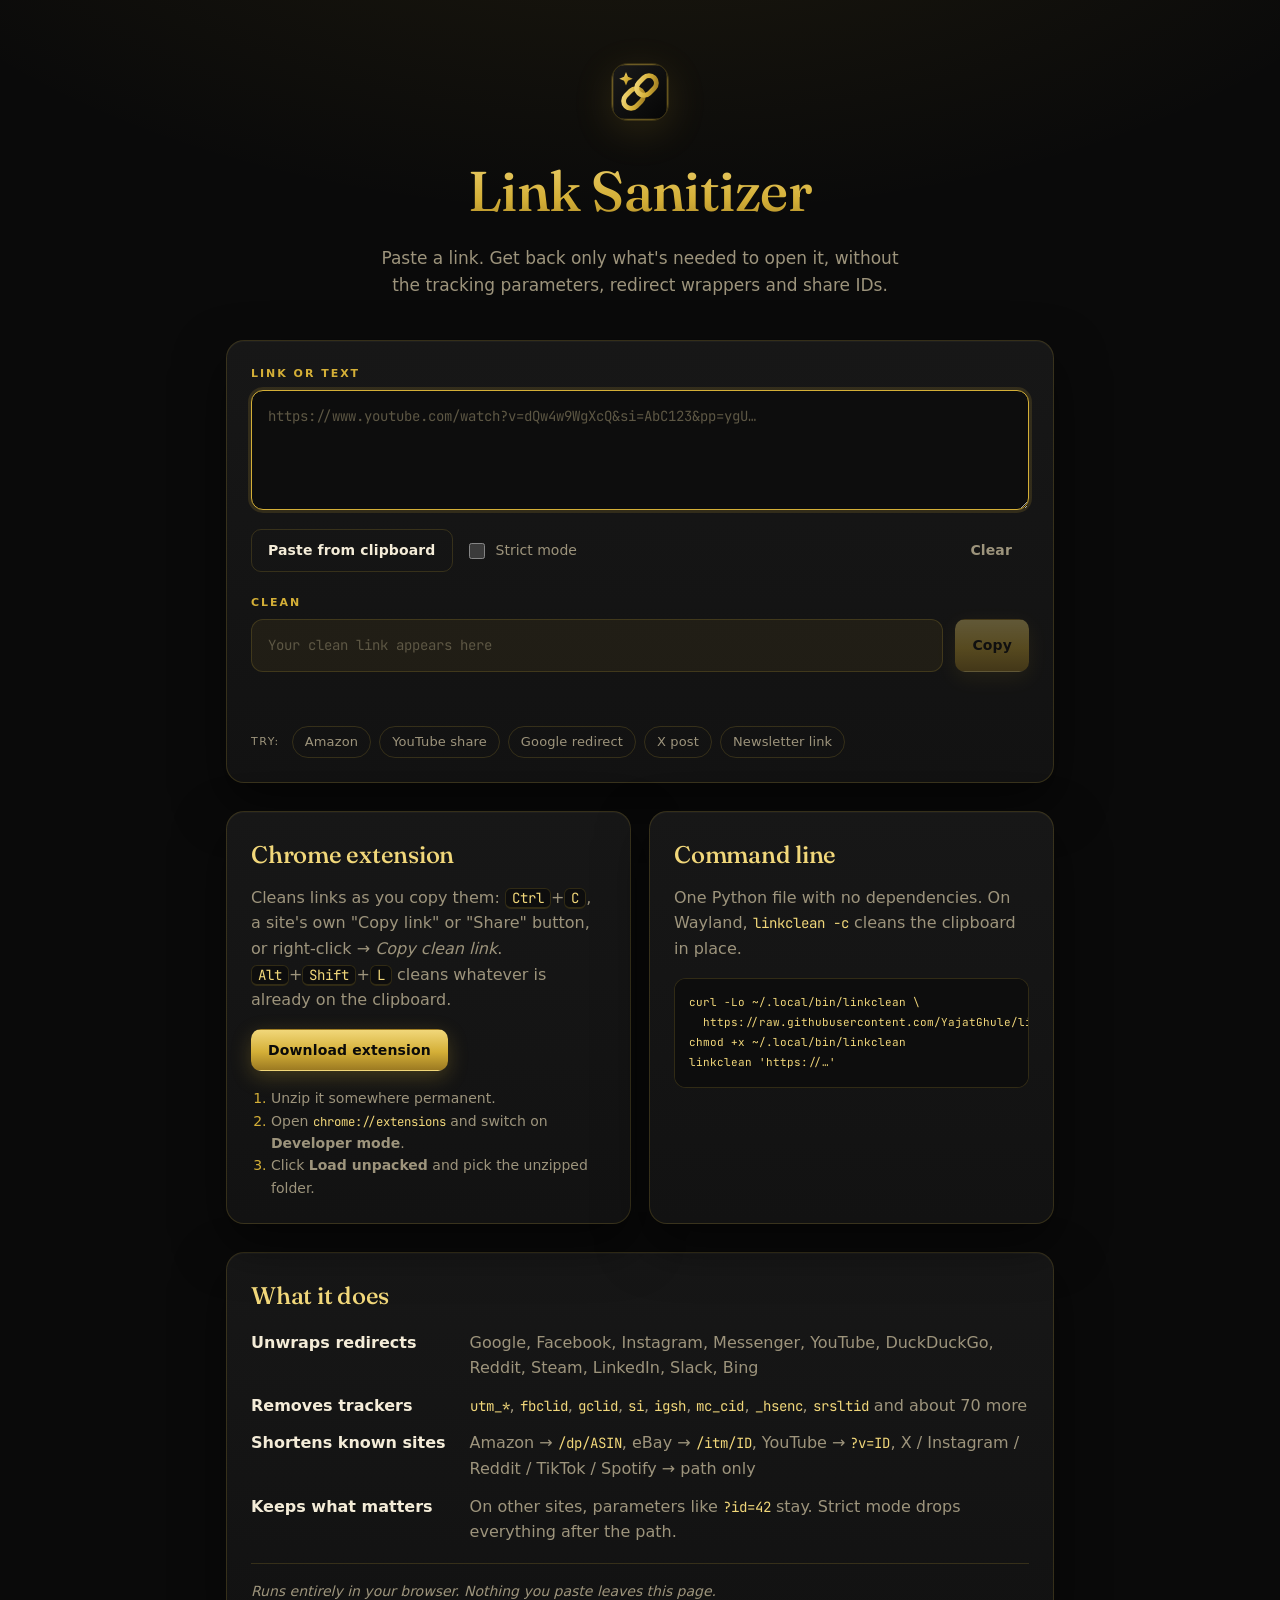
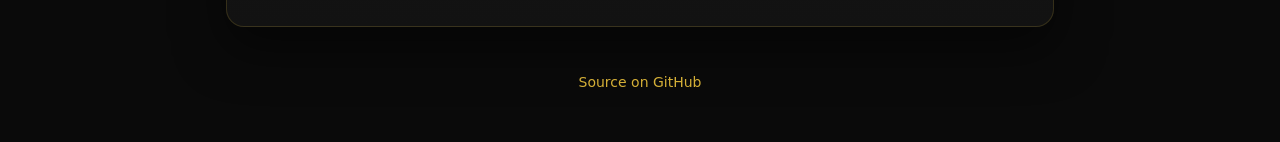
<file: index.html>
<!doctype html>
<html lang="en">
<head>
<meta charset="utf-8">
<meta name="viewport" content="width=device-width, initial-scale=1">
<title>Link Sanitizer</title>
<meta name="description" content="Paste a link, get the bare-minimum URL. Strips tracking parameters and unwraps redirects, entirely in your browser.">
<link rel="icon" href="favicon.svg" type="image/svg+xml">
<link rel="preconnect" href="https://fonts.googleapis.com">
<link rel="preconnect" href="https://fonts.gstatic.com" crossorigin>
<link href="https://fonts.googleapis.com/css2?family=Fraunces:opsz,wght@9..144,600&family=JetBrains+Mono:wght@400;600&display=swap" rel="stylesheet">
<link rel="stylesheet" href="site.css">
</head>
<body>
<main>
  <header class="hero">
    <img src="favicon.svg" alt="" width="56" height="56">
    <h1>Link Sanitizer</h1>
    <p>Paste a link. Get back only what's needed to open it, without the tracking parameters, redirect wrappers and share IDs.</p>
  </header>

  <section class="tool" aria-label="Clean a link">
    <div class="field">
      <label for="input">Link or text</label>
      <textarea id="input" rows="4" spellcheck="false" autofocus
        placeholder="https://www.youtube.com/watch?v=dQw4w9WgXcQ&si=AbC123&pp=ygU…"></textarea>
      <div class="row">
        <button id="paste" type="button">Paste from clipboard</button>
        <label class="check"><input type="checkbox" id="strict"> Strict mode</label>
        <button id="clear" type="button" class="ghost">Clear</button>
      </div>
    </div>

    <div class="field">
      <label for="output">Clean</label>
      <div class="output-wrap">
        <output id="output" class="output" aria-live="polite"></output>
        <button id="copy" type="button" class="primary">Copy</button>
      </div>
      <p id="stat" class="stat" aria-live="polite"></p>
      <ul id="removed" class="removed" aria-label="What was removed"></ul>
    </div>

    <div class="examples">
      <span>Try:</span>
      <button type="button" data-ex="https://www.amazon.com/Kindle-Paperwhite-Storage-Adjustable-Temperature/dp/B08KTZ8249/ref=sr_1_3?crid=2X1Y&keywords=kindle&qid=1697&sprefix=kin%2Caps&sr=8-3">Amazon</button>
      <button type="button" data-ex="https://youtu.be/dQw4w9WgXcQ?si=Xyz123AbC&t=43">YouTube share</button>
      <button type="button" data-ex="https://www.google.com/url?sa=t&rct=j&q=&esrc=s&source=web&cd=&url=https%3A%2F%2Fwiki.archlinux.org%2Ftitle%2FHyprland%3Futm_source%3Dgoogle&usg=AOvVaw0">Google redirect</button>
      <button type="button" data-ex="https://x.com/archlinux/status/1712345678901234567?s=46&t=Qz8kL2mN">X post</button>
      <button type="button" data-ex="https://example.com/article?id=42&utm_source=newsletter&utm_medium=email&fbclid=IwAR3x&gclid=Cj0K#comments">Newsletter link</button>
    </div>
  </section>

  <section class="get">
    <article>
      <h2>Chrome extension</h2>
      <p>Cleans links as you copy them: <kbd>Ctrl</kbd>+<kbd>C</kbd>, a site's own "Copy link" or "Share" button, or right-click → <em>Copy clean link</em>. <kbd>Alt</kbd>+<kbd>Shift</kbd>+<kbd>L</kbd> cleans whatever is already on the clipboard.</p>
      <a class="btn primary" href="https://github.com/YajatGhule/link-sanitizer/releases/latest/download/link-sanitizer-extension.zip">Download extension</a>
      <ol>
        <li>Unzip it somewhere permanent.</li>
        <li>Open <code>chrome://extensions</code> and switch on <b>Developer mode</b>.</li>
        <li>Click <b>Load unpacked</b> and pick the unzipped folder.</li>
      </ol>
    </article>
    <article>
      <h2>Command line</h2>
      <p>One Python file with no dependencies. On Wayland, <code>linkclean -c</code> cleans the clipboard in place.</p>
      <pre><code>curl -Lo ~/.local/bin/linkclean \
  https://raw.githubusercontent.com/YajatGhule/link-sanitizer/main/linkclean.py
chmod +x ~/.local/bin/linkclean
linkclean 'https://…'</code></pre>
    </article>
  </section>

  <section class="what">
    <h2>What it does</h2>
    <dl>
      <dt>Unwraps redirects</dt><dd>Google, Facebook, Instagram, Messenger, YouTube, DuckDuckGo, Reddit, Steam, LinkedIn, Slack, Bing</dd>
      <dt>Removes trackers</dt><dd><code>utm_*</code>, <code>fbclid</code>, <code>gclid</code>, <code>si</code>, <code>igsh</code>, <code>mc_cid</code>, <code>_hsenc</code>, <code>srsltid</code> and about 70 more</dd>
      <dt>Shortens known sites</dt><dd>Amazon → <code>/dp/ASIN</code>, eBay → <code>/itm/ID</code>, YouTube → <code>?v=ID</code>, X / Instagram / Reddit / TikTok / Spotify → path only</dd>
      <dt>Keeps what matters</dt><dd>On other sites, parameters like <code>?id=42</code> stay. Strict mode drops everything after the path.</dd>
    </dl>
    <p class="privacy">Runs entirely in your browser. Nothing you paste leaves this page.</p>
  </section>
</main>
<footer>
  <a href="https://github.com/YajatGhule/link-sanitizer">Source on GitHub</a>
</footer>
<script src="extension/linkclean.js"></script>
<script src="site.js"></script>
</body>
</html>
</file>
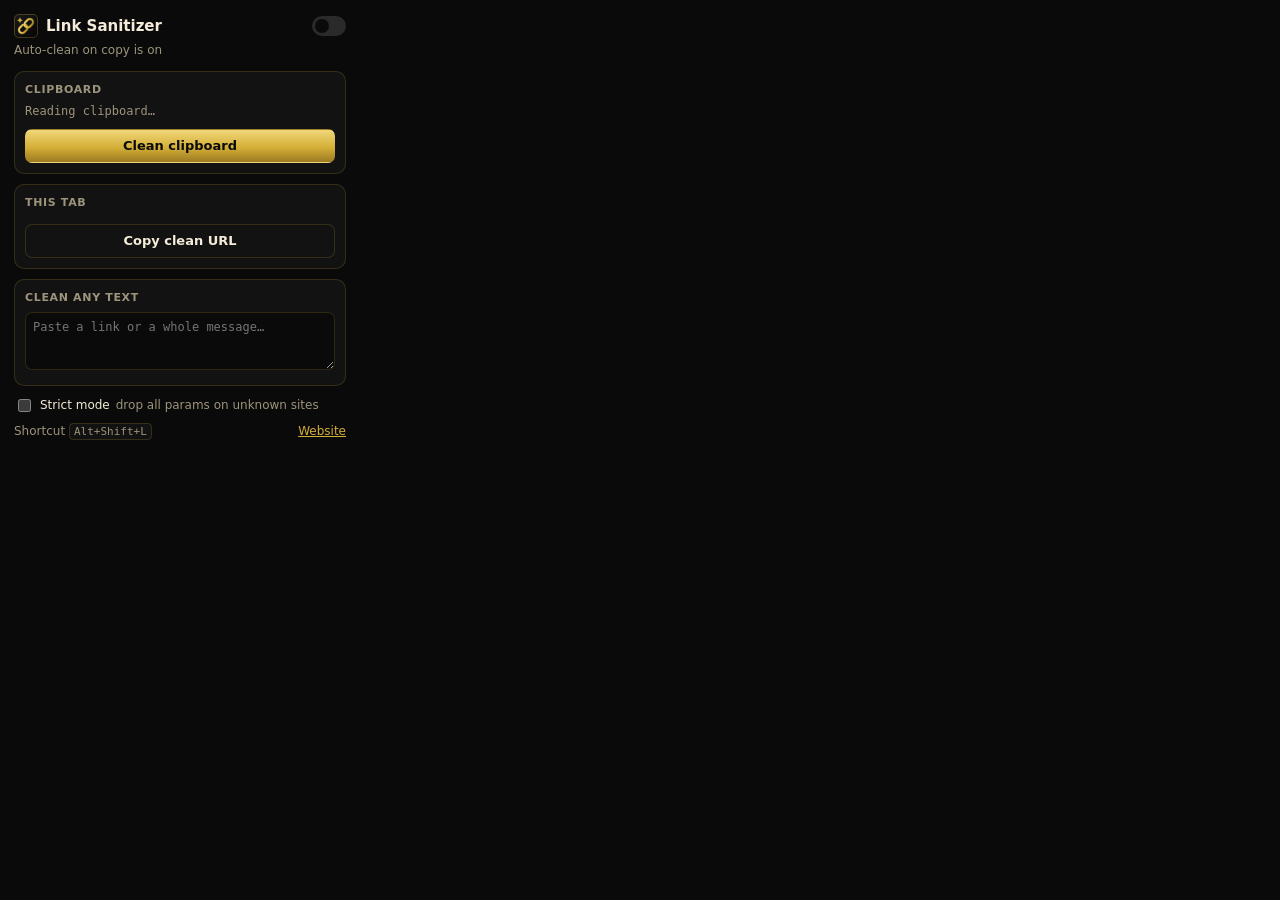
<file: extension/popup.html>
<!doctype html>
<html>
<head>
<meta charset="utf-8">
<link rel="stylesheet" href="popup.css">
</head>
<body>
  <header>
    <img src="icons/32.png" alt="" width="24" height="24">
    <h1>Link Sanitizer</h1>
    <label class="switch" title="Clean links automatically when you copy">
      <input type="checkbox" id="autoClean"><span></span>
    </label>
  </header>
  <p class="status" id="status">Auto-clean on copy is on</p>

  <section>
    <h2>Clipboard</h2>
    <div class="diff" id="clipDiff"><div class="empty">Reading clipboard…</div></div>
    <button id="cleanClip" class="primary">Clean clipboard</button>
  </section>

  <section>
    <h2>This tab</h2>
    <div class="diff" id="tabDiff"></div>
    <button id="copyTab">Copy clean URL</button>
  </section>

  <section>
    <h2>Clean any text</h2>
    <textarea id="input" rows="3" placeholder="Paste a link or a whole message…" spellcheck="false"></textarea>
    <div class="diff" id="inputDiff" hidden></div>
    <button id="copyInput" hidden>Copy cleaned text</button>
  </section>

  <footer>
    <label class="check"><input type="checkbox" id="strict"> Strict mode <span class="hint">drop all params on unknown sites</span></label>
    <div class="links">
      <span>Shortcut <kbd id="shortcut">Alt+Shift+L</kbd></span>
      <a href="https://yajatghule.github.io/link-sanitizer/" target="_blank">Website</a>
    </div>
  </footer>
  <script src="linkclean.js"></script>
  <script src="popup.js"></script>
</body>
</html>
</file>
<file: site.css>
:root {
  --bg: #0a0a0a;
  --card: #121212;
  --card-2: #171717;
  --ink: #f4ecd8;
  --muted: #9d947c;
  --faint: #5d5744;
  --line: rgb(212 175 55 / .18);
  --gold: #d4af37;
  --gold-hi: #f1d77a;
  --gold-lo: #9c7a22;
  --gold-ink: #0a0a0a;
  --bad: #d9826f;
  --bad-bg: rgb(217 130 111 / .10);
  --good-bg: rgb(212 175 55 / .07);
  --mono: "JetBrains Mono", ui-monospace, monospace;
  color-scheme: dark;
}
* { box-sizing: border-box; }
body {
  margin: 0; color: var(--ink); min-height: 100vh;
  background:
    radial-gradient(1200px 600px at 50% -200px, rgb(212 175 55 / .10), transparent 70%),
    var(--bg);
  font: 16px/1.6 system-ui, -apple-system, "Segoe UI", sans-serif;
  -webkit-font-smoothing: antialiased;
}
main { max-width: 860px; margin: 0 auto; padding: 64px 16px 24px; }
h1, h2 { font-family: Fraunces, Georgia, serif; font-weight: 600; letter-spacing: -.01em; }
::selection { background: var(--gold); color: var(--gold-ink); }

.hero { text-align: center; margin-bottom: 40px; }
.hero img { border-radius: 16px; box-shadow: 0 0 0 1px var(--line), 0 10px 40px rgb(212 175 55 / .15); }
.hero h1 {
  font-size: clamp(36px, 6vw, 56px); margin: 18px 0 10px; font-weight: 500;
  background: linear-gradient(180deg, var(--gold-hi), var(--gold) 60%, var(--gold-lo));
  -webkit-background-clip: text; background-clip: text; color: transparent;
}
.hero p { color: var(--muted); max-width: 540px; margin: 0 auto; font-size: 17px; }

.tool, .get article, .what {
  background: linear-gradient(180deg, var(--card-2), var(--card));
  border: 1px solid var(--line); border-radius: 18px; padding: 24px;
  box-shadow: 0 1px 0 rgb(255 255 255 / .03) inset, 0 20px 50px rgb(0 0 0 / .5);
}
.tool { display: grid; gap: 22px; }
.field > label {
  display: block; font-size: 11px; font-weight: 600; text-transform: uppercase;
  letter-spacing: .18em; color: var(--gold); margin-bottom: 8px;
}
textarea {
  width: 100%; resize: vertical; padding: 14px 16px; border-radius: 12px;
  border: 1px solid var(--line); background: #0d0d0d; color: var(--ink);
  font: 14px/1.6 var(--mono); transition: border-color .2s, box-shadow .2s;
}
textarea::placeholder { color: var(--faint); }
textarea:focus { outline: none; border-color: var(--gold); box-shadow: 0 0 0 3px rgb(212 175 55 / .15); }
:focus-visible { outline: 2px solid var(--gold); outline-offset: 2px; }
.row { display: flex; gap: 12px; align-items: center; margin-top: 12px; flex-wrap: wrap; }
.row .ghost { margin-left: auto; }
.check { display: inline-flex; gap: 8px; align-items: center; font-size: 14px; color: var(--muted); cursor: pointer; }
.check input { accent-color: var(--gold); width: 16px; height: 16px; }

button, .btn {
  font: inherit; font-size: 14px; font-weight: 600; letter-spacing: .01em;
  padding: 9px 16px; border-radius: 10px; border: 1px solid var(--line);
  background: transparent; color: var(--ink); cursor: pointer;
  text-decoration: none; display: inline-block;
  transition: border-color .2s, color .2s, background .2s, transform .1s;
}
button:hover, .btn:hover { border-color: var(--gold); color: var(--gold-hi); }
button:active { transform: translateY(1px); }
.primary, .btn.primary {
  background: linear-gradient(180deg, var(--gold-hi), var(--gold) 55%, var(--gold-lo));
  border-color: transparent; color: var(--gold-ink);
  box-shadow: 0 6px 20px rgb(212 175 55 / .25);
}
.primary:hover, .btn.primary:hover { color: var(--gold-ink); filter: brightness(1.08); border-color: transparent; }
.ghost { border-color: transparent; color: var(--muted); }
button:disabled { opacity: .35; cursor: default; }

.output-wrap { display: flex; gap: 12px; align-items: stretch; }
.output {
  flex: 1; min-height: 52px; padding: 14px 16px; border-radius: 12px;
  background: var(--good-bg); border: 1px solid var(--line); color: var(--gold-hi);
  font: 14px/1.6 var(--mono); word-break: break-all; white-space: pre-wrap;
}
.output:empty::before { content: "Your clean link appears here"; color: var(--faint); }
.stat { margin: 10px 0 0; font-size: 12px; letter-spacing: .08em; text-transform: uppercase; color: var(--gold); font-weight: 600; min-height: 1em; }
.removed { list-style: none; padding: 0; margin: 10px 0 0; display: flex; flex-wrap: wrap; gap: 6px; }
.removed li {
  font: 12px var(--mono); padding: 3px 10px; border-radius: 999px;
  background: var(--bad-bg); color: var(--bad); border: 1px solid rgb(217 130 111 / .2);
}
.removed li.note { background: transparent; border: 0; color: var(--muted); font-family: inherit; padding-left: 0; }
.removed li s { text-decoration-thickness: 1px; }

.examples { display: flex; flex-wrap: wrap; gap: 8px; align-items: center; font-size: 13px; color: var(--muted); }
.examples > span { letter-spacing: .14em; text-transform: uppercase; font-size: 11px; margin-right: 4px; }
.examples button { font-size: 13px; padding: 5px 12px; font-weight: 500; border-radius: 999px; color: var(--muted); }

.get { display: grid; grid-template-columns: repeat(auto-fit, minmax(min(300px, 100%), 1fr)); gap: 18px; margin: 28px 0; }
.get article { min-width: 0; }
.get h2, .what h2 { margin: 0 0 10px; font-size: 24px; font-weight: 500; color: var(--gold-hi); }
.get p { margin: 0 0 16px; color: var(--muted); }
.get ol { margin: 16px 0 0; padding-left: 20px; color: var(--muted); font-size: 14px; }
.get ol li::marker { color: var(--gold); }
pre {
  margin: 0; padding: 14px; border-radius: 12px; background: #0d0d0d;
  border: 1px solid var(--line); overflow-x: auto; font-size: 12.5px; color: var(--ink);
}
code, kbd { font-family: var(--mono); font-size: .88em; }
code { color: var(--gold-hi); }
kbd {
  border: 1px solid var(--line); border-bottom-width: 2px; border-radius: 6px;
  padding: 0 6px; background: #0d0d0d; color: var(--gold-hi);
}

.what dl { display: grid; grid-template-columns: max-content 1fr; gap: 12px 24px; margin: 14px 0; }
.what dt { font-weight: 600; color: var(--ink); }
.what dd { margin: 0; color: var(--muted); }
.privacy {
  margin: 18px 0 0; padding-top: 16px; border-top: 1px solid var(--line);
  font-size: 14px; color: var(--muted); font-style: italic;
}

footer { text-align: center; padding: 20px 16px 48px; font-size: 14px; color: var(--muted); }
a { color: var(--gold); text-decoration: none; border-bottom: 1px solid transparent; transition: border-color .2s; }
a:hover { border-bottom-color: var(--gold); }

@media (max-width: 560px) {
  main { padding-top: 40px; }
  .tool, .get article, .what { padding: 20px; }
  .output-wrap { flex-direction: column; }
  .what dl { grid-template-columns: 1fr; gap: 2px; }
  .what dd { margin-bottom: 12px; }
}
</file>
<file: extension/popup.css>
:root {
  --bg: #0a0a0a; --card: #121212; --ink: #f4ecd8; --muted: #9d947c;
  --line: rgb(212 175 55 / .18); --accent: #d4af37; --accent-hi: #f1d77a;
  --accent-ink: #0a0a0a; --bad: #d9826f; --bad-bg: rgb(217 130 111 / .10);
  --good-bg: rgb(212 175 55 / .07);
  color-scheme: dark;
}
* { box-sizing: border-box; }
body {
  width: 360px; margin: 0; padding: 14px; background: var(--bg); color: var(--ink);
  font: 13px/1.4 system-ui, -apple-system, "Segoe UI", sans-serif;
}
header { display: flex; align-items: center; gap: 8px; }
h1 { font-size: 15px; margin: 0; flex: 1; }
h2 { font-size: 11px; text-transform: uppercase; letter-spacing: .06em; color: var(--muted); margin: 0 0 6px; }
.status { color: var(--muted); margin: 4px 0 12px; font-size: 12px; }
section { background: var(--card); border: 1px solid var(--line); border-radius: 10px; padding: 10px; margin-bottom: 10px; }
.diff { font: 12px/1.45 ui-monospace, "JetBrains Mono", monospace; word-break: break-all; margin-bottom: 8px; max-height: 110px; overflow: auto; }
.diff .old { color: var(--bad); background: var(--bad-bg); text-decoration: line-through; padding: 3px 5px; border-radius: 5px; margin-bottom: 4px; opacity: .85; }
.diff .new { background: var(--good-bg); padding: 3px 5px; border-radius: 5px; }
.diff .same, .diff .empty { color: var(--muted); }
.diff .summary { font: 600 11px system-ui, sans-serif; color: var(--accent); margin: 0 0 4px; }
button {
  width: 100%; padding: 7px 10px; border-radius: 7px; border: 1px solid var(--line);
  background: var(--card); color: var(--ink); font: inherit; font-weight: 600; cursor: pointer;
}
button:hover { border-color: var(--accent); }
button.primary { background: linear-gradient(180deg, var(--accent-hi), var(--accent) 55%, #9c7a22); border-color: transparent; color: var(--accent-ink); }
button:disabled { opacity: .5; cursor: default; }
textarea {
  width: 100%; resize: vertical; border: 1px solid var(--line); border-radius: 7px; padding: 7px;
  background: var(--bg); color: var(--ink); font: 12px ui-monospace, monospace;
}
textarea + .diff { margin: 8px 0 0; }
footer { display: grid; gap: 8px; color: var(--muted); font-size: 12px; }
.check { display: flex; align-items: center; gap: 6px; color: var(--ink); }
.hint { color: var(--muted); }
.links { display: flex; justify-content: space-between; align-items: center; }
a { color: var(--accent); }
kbd { font: 11px ui-monospace, monospace; border: 1px solid var(--line); border-radius: 4px; padding: 1px 4px; background: var(--card); }
.switch { position: relative; width: 34px; height: 20px; }
.switch input { opacity: 0; width: 0; height: 0; }
.switch span { position: absolute; inset: 0; background: #2a2a2a; border-radius: 20px; cursor: pointer; transition: .15s; }
.switch span::before { content: ""; position: absolute; width: 14px; height: 14px; left: 3px; top: 3px; background: #0a0a0a; border-radius: 50%; transition: .15s; }
.switch input:checked + span { background: linear-gradient(90deg, #9c7a22, var(--accent-hi)); }
.switch input:checked + span::before { transform: translateX(14px); }
.switch input:focus-visible + span { outline: 2px solid var(--accent); outline-offset: 2px; }
</file>
